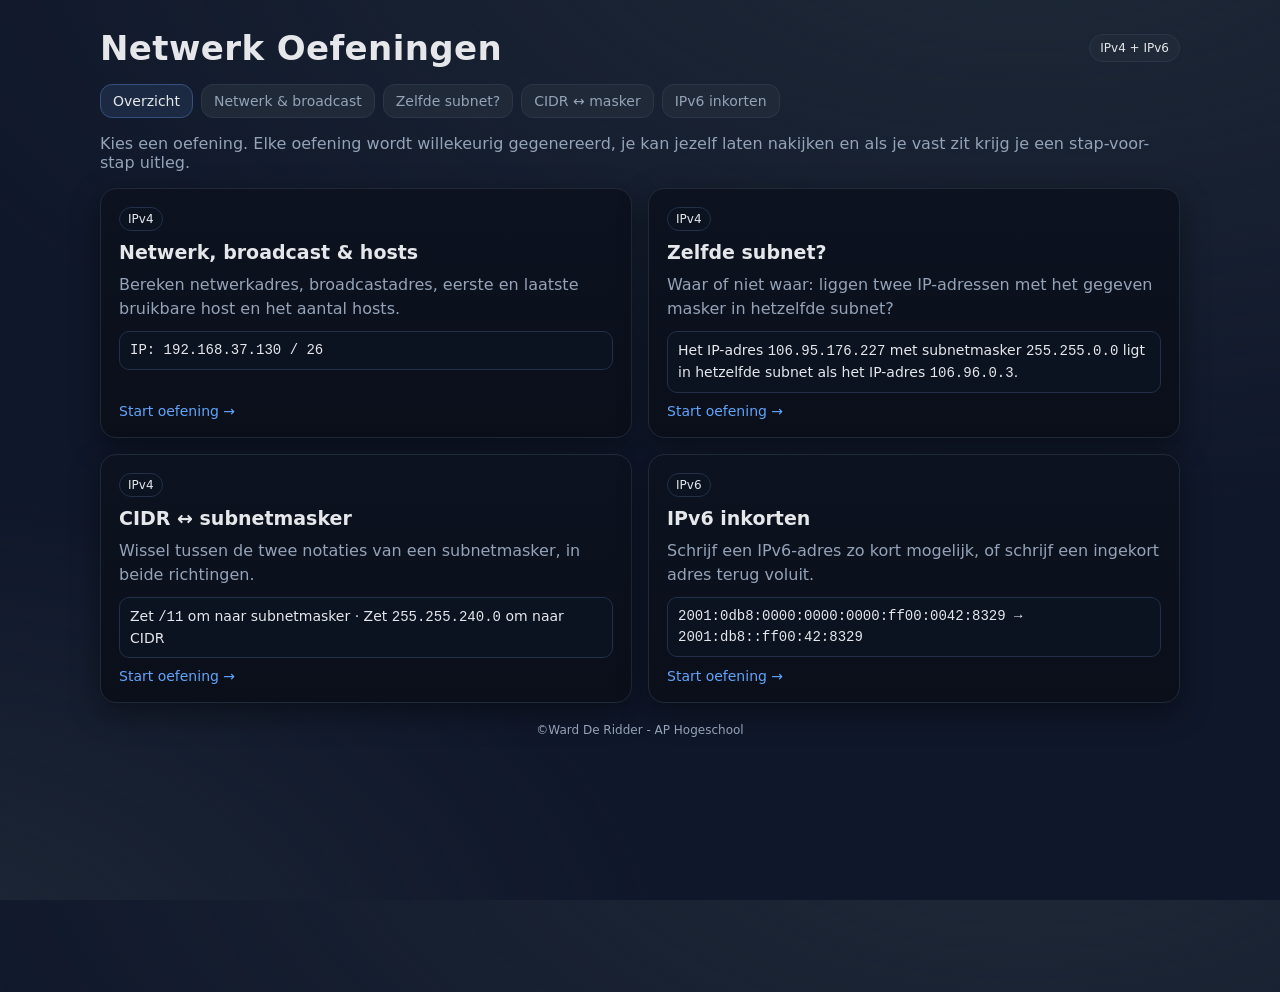
<file: index.html>
<!doctype html>
<html lang="nl">
<head>
  <meta charset="utf-8" />
  <meta name="viewport" content="width=device-width, initial-scale=1" />
  <title>Netwerk Oefeningen</title>
  <link rel="stylesheet" href="common.css" />
</head>
<body>
  <div class="wrap">
    <header>
      <h1>Netwerk Oefeningen</h1>
      <span class="tag">IPv4 + IPv6</span>
    </header>
    <nav class="tabs">
      <a href="index.html" aria-current="page">Overzicht</a>
      <a href="nwbroadcasthosts.html">Netwerk &amp; broadcast</a>
      <a href="zelfdesubnet.html">Zelfde subnet?</a>
      <a href="cidrmasker.html">CIDR ↔ masker</a>
      <a href="ipv6.html">IPv6 inkorten</a>
    </nav>

    <p class="muted" style="margin:0 0 16px">Kies een oefening. Elke oefening wordt willekeurig gegenereerd, je kan jezelf laten nakijken en als je vast zit krijg je een stap-voor-stap uitleg.</p>

    <div class="cards">
      <a class="card exercise" href="nwbroadcasthosts.html">
        <div class="row"><span class="chip">IPv4</span></div>
        <h2>Netwerk, broadcast &amp; hosts</h2>
        <p class="muted">Bereken netwerkadres, broadcastadres, eerste en laatste bruikbare host en het aantal hosts.</p>
        <div class="example mono">IP: 192.168.37.130 / 26</div>
        <span class="go">Start oefening →</span>
      </a>
      <a class="card exercise" href="zelfdesubnet.html">
        <div class="row"><span class="chip">IPv4</span></div>
        <h2>Zelfde subnet?</h2>
        <p class="muted">Waar of niet waar: liggen twee IP-adressen met het gegeven masker in hetzelfde subnet?</p>
        <div class="example">Het IP-adres <span class="mono">106.95.176.227</span> met subnetmasker <span class="mono">255.255.0.0</span> ligt in hetzelfde subnet als het IP-adres <span class="mono">106.96.0.3</span>.</div>
        <span class="go">Start oefening →</span>
      </a>
      <a class="card exercise" href="cidrmasker.html">
        <div class="row"><span class="chip">IPv4</span></div>
        <h2>CIDR ↔ subnetmasker</h2>
        <p class="muted">Wissel tussen de twee notaties van een subnetmasker, in beide richtingen.</p>
        <div class="example">Zet <span class="mono">/11</span> om naar subnetmasker · Zet <span class="mono">255.255.240.0</span> om naar CIDR</div>
        <span class="go">Start oefening →</span>
      </a>
      <a class="card exercise" href="ipv6.html">
        <div class="row"><span class="chip">IPv6</span></div>
        <h2>IPv6 inkorten</h2>
        <p class="muted">Schrijf een IPv6-adres zo kort mogelijk, of schrijf een ingekort adres terug voluit.</p>
        <div class="example mono">2001:0db8:0000:0000:0000:ff00:0042:8329 → 2001:db8::ff00:42:8329</div>
        <span class="go">Start oefening →</span>
      </a>
    </div>

    <div class="footer">©Ward De Ridder - AP Hogeschool</div>
  </div>
</body>
</html>
</file>
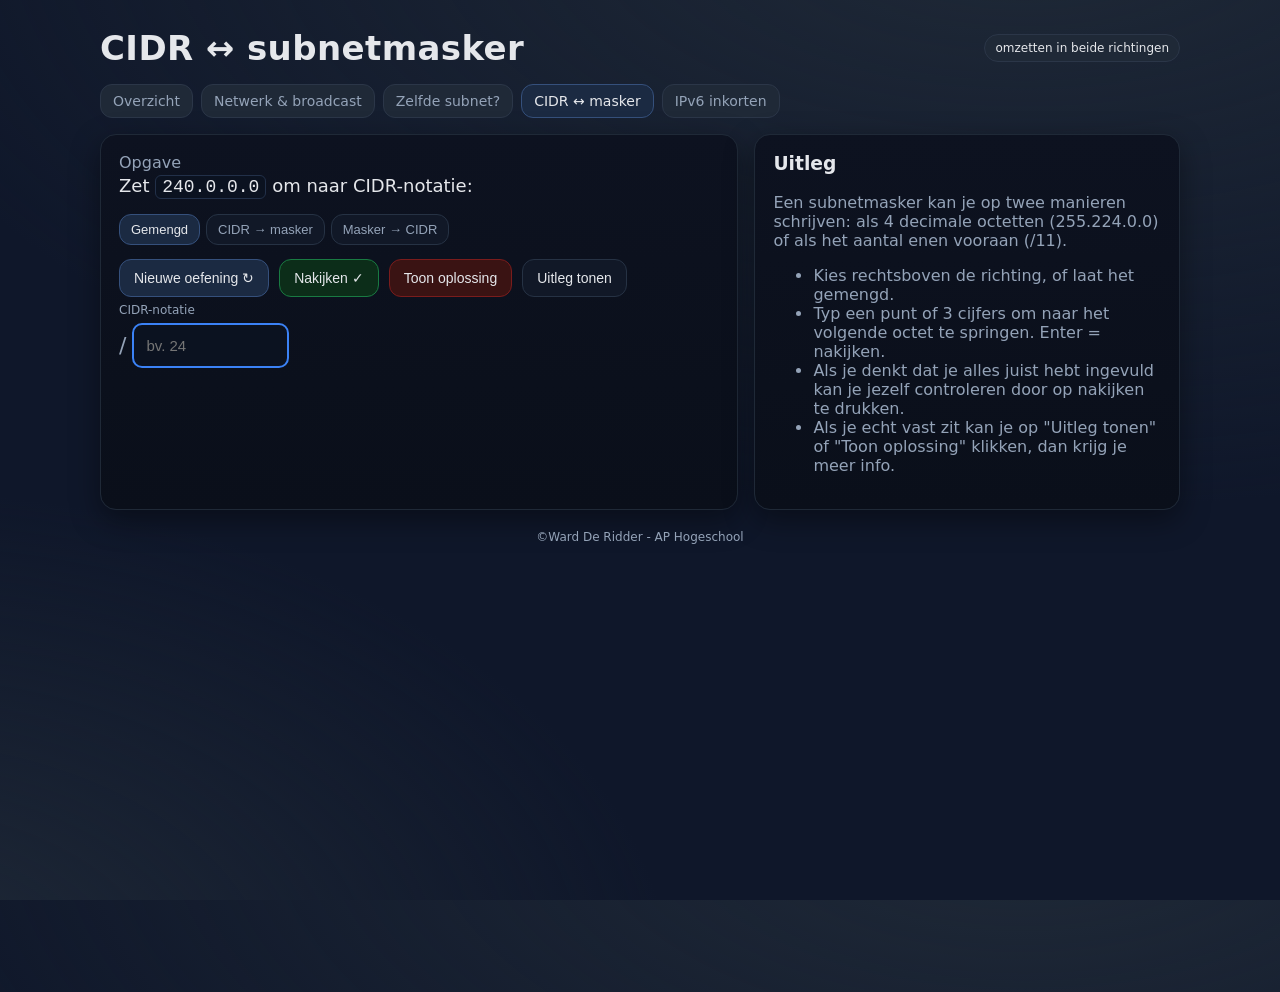
<file: cidrmasker.html>
<!doctype html>
<html lang="nl">
<head>
  <meta charset="utf-8" />
  <meta name="viewport" content="width=device-width, initial-scale=1" />
  <title>CIDR ↔ subnetmasker – Oefenpagina</title>
  <link rel="stylesheet" href="common.css" />
</head>
<body>
  <div class="wrap">
    <header>
      <h1>CIDR ↔ subnetmasker</h1>
      <span class="tag">omzetten in beide richtingen</span>
    </header>
    <nav class="tabs">
      <a href="index.html">Overzicht</a>
      <a href="nwbroadcasthosts.html">Netwerk &amp; broadcast</a>
      <a href="zelfdesubnet.html">Zelfde subnet?</a>
      <a href="cidrmasker.html" aria-current="page">CIDR ↔ masker</a>
      <a href="ipv6.html">IPv6 inkorten</a>
    </nav>
    <div class="grid">
      <section class="card">
        <div class="row" style="justify-content: space-between; align-items: start;">
          <div>
            <div class="muted">Opgave</div>
            <div class="question" id="question">—</div>
          </div>
          <div class="modes" id="modes" role="group" aria-label="Richting">
            <button data-mode="mixed" aria-pressed="true">Gemengd</button>
            <button data-mode="c2m" aria-pressed="false">CIDR → masker</button>
            <button data-mode="m2c" aria-pressed="false">Masker → CIDR</button>
          </div>
        </div>

        <div class="btns">
          <button class="primary" id="new">Nieuwe oefening ↻</button>
          <button id="check" class="good">Nakijken ✓</button>
          <button id="solution" class="bad">Toon oplossing</button>
          <button id="explain">Uitleg tonen</button>
        </div>

        <div id="ans-mask">
          <label>Subnetmasker</label>
          <div class="octets">
            <input type="text" class="oct" inputmode="numeric" autocomplete="off" aria-label="1e octet" />
            <span class="dot">.</span>
            <input type="text" class="oct" inputmode="numeric" autocomplete="off" aria-label="2e octet" />
            <span class="dot">.</span>
            <input type="text" class="oct" inputmode="numeric" autocomplete="off" aria-label="3e octet" />
            <span class="dot">.</span>
            <input type="text" class="oct" inputmode="numeric" autocomplete="off" aria-label="4e octet" />
          </div>
        </div>
        <div id="ans-cidr">
          <label for="inp-cidr">CIDR-notatie</label>
          <div class="prefixinput">
            <span class="slash">/</span>
            <input type="text" id="inp-cidr" inputmode="numeric" autocomplete="off" placeholder="bv. 24" />
          </div>
        </div>

        <div id="feedback" style="margin-top:14px; display:none;" class="result"></div>
        <details id="details" style="margin-top:14px; display:none;">
          <summary>Stap-voor-stap uitleg (binair)</summary>
          <div id="explanation" class="steps" style="margin-top:10px; font-size:14px; line-height:1.6"></div>
        </details>
      </section>

      <aside class="card">
        <h3 style="margin-top:0">Uitleg</h3>
        <p class="muted">Een subnetmasker kan je op twee manieren schrijven: als 4 decimale octetten (255.224.0.0) of als het aantal enen vooraan (/11).</p>
        <ul class="muted">
          <li>Kies rechtsboven de richting, of laat het gemengd.</li>
          <li>Typ een punt of 3 cijfers om naar het volgende octet te springen. Enter = nakijken.</li>
          <li>Als je denkt dat je alles juist hebt ingevuld kan je jezelf controleren door op nakijken te drukken.</li>
          <li>Als je echt vast zit kan je op "Uitleg tonen" of "Toon oplossing" klikken, dan krijg je meer info.</li>
        </ul>
      </aside>
    </div>

    <div class="footer">©Ward De Ridder - AP Hogeschool</div>
  </div>

<script src="common.js"></script>
<script>
const octs=[...document.querySelectorAll('.oct')];
const inpCidr=document.getElementById('inp-cidr');
let mode='mixed';
let state=null;

// ---------- Exercise generation ----------
function newExercise(){
  const prefix=randInt(1,32);
  const dir = mode==='mixed' ? pick(['c2m','m2c']) : mode;
  const maskInt=cidrToMaskInt(prefix);
  state={prefix,dir,maskInt,octets:ipIntToOctets(maskInt)};
  document.getElementById('question').innerHTML = dir==='c2m'
    ? `Zet <span class="mono">/${prefix}</span> om naar subnetmasker:`
    : `Zet <span class="mono">${maskIntToDotted(maskInt)}</span> om naar CIDR-notatie:`;
  document.getElementById('ans-mask').style.display = dir==='c2m' ? '' : 'none';
  document.getElementById('ans-cidr').style.display = dir==='m2c' ? '' : 'none';
  [...octs, inpCidr].forEach(el=>{ el.value=''; mark(el,'reset'); });
  hideFeedback();
  (dir==='c2m' ? octs[0] : inpCidr).focus();
}

function parseCidr(v){
  const m=v.trim().match(/^\/?\s*(\d{1,2})$/);
  if(!m) return null;
  const n=Number(m[1]);
  return n<=32 ? n : null;
}

function check(){
  if(state.dir==='c2m') checkMask(); else checkCidr();
}

function checkMask(){
  let okAll=true;
  const vals=octs.map(el=>el.value.trim());
  octs.forEach((el,i)=>{
    const st = vals[i]==='' ? 'empty' : (/^\d{1,3}$/.test(vals[i]) && Number(vals[i])===state.octets[i]) ? 'ok' : 'bad';
    mark(el, st); okAll = okAll && st==='ok';
  });
  if(okAll){ showFeedback(`✅ <span class="ok">Helemaal juist!</span>`); return; }

  const hints=[];
  const wrongVals=vals.filter(v=>v!=='' && !MASK_OCTETS.includes(Number(v)));
  if(wrongVals.length) hints.push(`${wrongVals.join(', ')} kan geen octet van een subnetmasker zijn. Mogelijke waarden: ${MASK_OCTETS.join(', ')}.`);
  const userMask = vals.every(v=>/^\d{1,3}$/.test(v)) ? ipToInt(vals.join('.')) : null;
  if(userMask!==null && !wrongVals.length){
    const c=maskIntToCidr(userMask);
    if(c===null) hints.push(`Dit is geen geldig masker: de enen moeten aaneensluitend vooraan staan (na een octet kleiner dan 255 volgen alleen nog nullen).`);
    else hints.push(`Jouw antwoord is het masker van <span class="mono">/${c}</span>, niet van /${state.prefix}.`);
  }
  showFeedback(`❌ <span class="no">Niet alles klopt.</span> <span class="muted">Groen = juist, oranje = leeg, rood = fout.</span>` +
    (hints.length ? `<ul class="hints muted">${hints.map(h=>`<li>${h}</li>`).join('')}</ul>` : ''));
}

function checkCidr(){
  const v=inpCidr.value.trim();
  if(v===''){ mark(inpCidr,'empty'); showFeedback(`⚠️ <span class="muted">Vul eerst een antwoord in.</span>`); return; }
  const n=parseCidr(v);
  if(n===state.prefix){ mark(inpCidr,'ok'); showFeedback(`✅ <span class="ok">Helemaal juist!</span>`); return; }
  mark(inpCidr,'bad');
  showFeedback(`❌ <span class="no">Niet juist.</span> ` + (n===null
    ? `<span class="muted">Geef een getal van 0 tot 32, bv. <span class="mono">/24</span>.</span>`
    : `<span class="muted">/${n} zou het masker <span class="mono">${maskIntToDotted(cidrToMaskInt(n))}</span> geven. Tel de enen per octet opnieuw.</span>`));
}

function showSolution(){
  if(state.dir==='c2m') octs.forEach((el,i)=>{ el.value=state.octets[i]; mark(el,'ok'); });
  else { inpCidr.value=state.prefix; mark(inpCidr,'ok'); }
  explain();
  showFeedback(`ℹ️ Oplossing ingevuld. Zie binaire uitwerking hieronder.`);
}

function explain(){
  const p=state.prefix;
  const ones=[0,1,2,3].map(i=>Math.min(8,Math.max(0,p-8*i)));
  const partial=ones.findIndex(n=>n>0 && n<8);
  let txt;
  if(state.dir==='c2m'){
    txt=`<p><b>Stap 1.</b> /${p} betekent: ${p} enen vooraan, gevolgd door ${32-p} nullen (samen 32 bits).</p>
      <p><b>Stap 2.</b> Verdeel de enen over de 4 octetten van 8 bits: ${ones.join(' + ')} = ${p}.
      Een vol octet (8 enen) = 255, een octet zonder enen = 0.</p>`;
    if(partial>=0){
      const n=ones[partial];
      const w=[128,64,32,16,8,4,2,1].slice(0,n);
      txt+=`<p><b>Stap 3.</b> Het ${partial+1}e octet heeft ${n} ${n===1?'één':'enen'}: <span class="mono">${to8bit(state.octets[partial])}</span> = ${w.join(' + ')} = <b>${state.octets[partial]}</b>.</p>`;
    }
    txt+=`<p><b>Resultaat:</b> <span class="mono answer">/${p} = ${maskIntToDotted(state.maskInt)}</span></p>`;
  } else {
    txt=`<p><b>Stap 1.</b> Zet elk octet om naar binair en tel de enen: ${state.octets.map((v,i)=>`${v} → ${ones[i]}`).join(', ')}.</p>
      <p><b>Stap 2.</b> Tel alles op: ${ones.join(' + ')} = ${p}.</p>
      <p><b>Resultaat:</b> <span class="mono answer">${maskIntToDotted(state.maskInt)} = /${p}</span></p>`;
  }

  const ref=`<div class="scroll"><table class="bits">
      <tr><th>Aantal enen</th>${MASK_OCTETS.map((v,n)=>`<th class="${ones.includes(n)?'hl':''}">${n}</th>`).join('')}</tr>
      <tr><td class="mono lbl">Waarde octet</td>${MASK_OCTETS.map((v,n)=>`<td class="mono ${ones.includes(n)?'hl':''}">${v}</td>`).join('')}</tr>
    </table></div>`;

  const hosts = p<=30
    ? `${32-p} hostbits → 2<sup>${32-p}</sup> − 2 = ${(2**(32-p)-2).toLocaleString('nl-BE')} bruikbare hosts`
    : p===31 ? `/31 heeft 2 adressen (point-to-point-link, RFC 3021)` : `/32 is één enkel adres (één host)`;

  const html=`${txt}
    <div class="scroll"><table class="bits">
      <tr><th></th><th>1e octet</th><th>2e</th><th>3e</th><th>4e</th></tr>
      ${rowBits('Masker', ipIntToBin(state.maskInt), p)}
      <tr><td class="mono">Aantal enen</td>${ones.map(n=>`<td class="mono">${n}</td>`).join('')}</tr>
      <tr><td class="mono">Decimaal</td>${state.octets.map(v=>`<td class="mono">${v}</td>`).join('')}</tr>
    </table></div>
    <p style="margin-top:12px"><b>Spiekbriefje:</b> mogelijke waarden van een maskeroctet.</p>
    ${ref}
    <p class="muted" style="margin-top:12px">Extra: ${hosts}. Wildcardmasker (bv. voor ACL's/OSPF) = <span class="mono">${intToIp(~state.maskInt>>>0)}</span>.</p>`;
  openDetails(html);
}

// ---------- invoer: van octet naar octet springen ----------
octs.forEach((el,i)=>{
  el.addEventListener('keydown',e=>{
    if(e.key==='.' || e.key===','){ e.preventDefault(); if(octs[i+1]) octs[i+1].focus(); }
    else if(e.key==='Backspace' && el.value==='' && i>0){ e.preventDefault(); octs[i-1].focus(); }
    else if(e.key==='Enter') check();
  });
  el.addEventListener('input',()=>{
    if(/[.,]/.test(el.value)){
      // volledig masker geplakt of punt via mobiel toetsenbord
      const parts=el.value.split(/[.,]/);
      parts.forEach((part,j)=>{ if(octs[i+j] && (j===0 || part!=='')) octs[i+j].value=part.replace(/\D/g,'').slice(0,3); });
      octs[Math.min(3,i+parts.length-1)].focus();
      return;
    }
    el.value=el.value.replace(/\D/g,'').slice(0,3);
    if(el.value.length===3 && octs[i+1]) octs[i+1].focus();
  });
});
inpCidr.addEventListener('keydown',e=>{ if(e.key==='Enter') check(); });

// ---------- wire up ----------
setupModes(document.getElementById('modes'), m=>{ mode=m; newExercise(); });
document.getElementById('new').addEventListener('click', newExercise);
document.getElementById('check').addEventListener('click', check);
document.getElementById('solution').addEventListener('click', showSolution);
document.getElementById('explain').addEventListener('click', explain);

// init
newExercise();
</script>
</body>
</html>
</file>
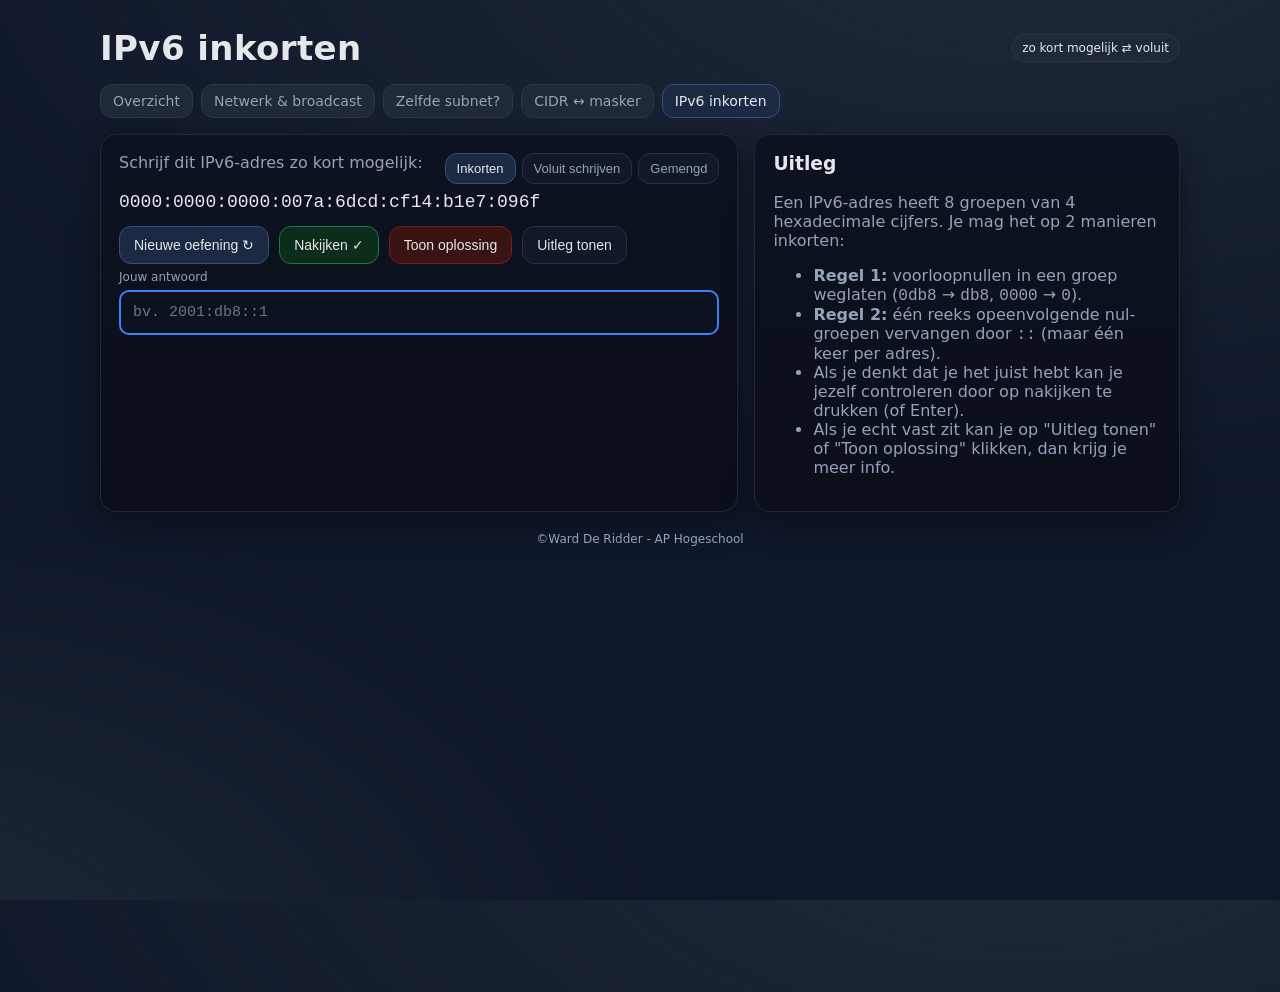
<file: ipv6.html>
<!doctype html>
<html lang="nl">
<head>
  <meta charset="utf-8" />
  <meta name="viewport" content="width=device-width, initial-scale=1" />
  <title>IPv6 inkorten – Oefenpagina</title>
  <link rel="stylesheet" href="common.css" />
</head>
<body>
  <div class="wrap">
    <header>
      <h1>IPv6 inkorten</h1>
      <span class="tag">zo kort mogelijk ⇄ voluit</span>
    </header>
    <nav class="tabs">
      <a href="index.html">Overzicht</a>
      <a href="nwbroadcasthosts.html">Netwerk &amp; broadcast</a>
      <a href="zelfdesubnet.html">Zelfde subnet?</a>
      <a href="cidrmasker.html">CIDR ↔ masker</a>
      <a href="ipv6.html" aria-current="page">IPv6 inkorten</a>
    </nav>
    <div class="grid">
      <section class="card">
        <div class="row" style="justify-content: space-between; align-items: start;">
          <div class="muted" id="instruction">Schrijf dit IPv6-adres zo kort mogelijk:</div>
          <div class="modes" id="modes" role="group" aria-label="Soort oefening">
            <button data-mode="short" aria-pressed="true">Inkorten</button>
            <button data-mode="full" aria-pressed="false">Voluit schrijven</button>
            <button data-mode="mixed" aria-pressed="false">Gemengd</button>
          </div>
        </div>
        <div class="given" id="given" style="margin-top:8px; overflow-wrap:anywhere">—</div>

        <div class="btns">
          <button class="primary" id="new">Nieuwe oefening ↻</button>
          <button id="check" class="good">Nakijken ✓</button>
          <button id="solution" class="bad">Toon oplossing</button>
          <button id="explain">Uitleg tonen</button>
        </div>

        <div>
          <label for="inp-answer">Jouw antwoord</label>
          <input type="text" id="inp-answer" class="mono" autocomplete="off" autocapitalize="off" spellcheck="false" />
        </div>

        <div id="feedback" style="margin-top:14px; display:none;" class="result"></div>
        <details id="details" style="margin-top:14px; display:none;">
          <summary>Stap-voor-stap uitleg</summary>
          <div id="explanation" class="steps" style="margin-top:10px; font-size:14px; line-height:1.6"></div>
        </details>
      </section>

      <aside class="card">
        <h3 style="margin-top:0">Uitleg</h3>
        <p class="muted">Een IPv6-adres heeft 8 groepen van 4 hexadecimale cijfers. Je mag het op 2 manieren inkorten:</p>
        <ul class="muted">
          <li><b>Regel 1:</b> voorloopnullen in een groep weglaten (<span class="mono">0db8</span> → <span class="mono">db8</span>, <span class="mono">0000</span> → <span class="mono">0</span>).</li>
          <li><b>Regel 2:</b> één reeks opeenvolgende nul-groepen vervangen door <span class="mono">::</span> (maar één keer per adres).</li>
          <li>Als je denkt dat je het juist hebt kan je jezelf controleren door op nakijken te drukken (of Enter).</li>
          <li>Als je echt vast zit kan je op "Uitleg tonen" of "Toon oplossing" klikken, dan krijg je meer info.</li>
        </ul>
      </aside>
    </div>

    <div class="footer">©Ward De Ridder - AP Hogeschool</div>
  </div>

<script src="common.js"></script>
<script>
const inp=document.getElementById('inp-answer');
let mode='short';
let state=null;

// ---------- IPv6 helpers ----------
function hex4(n){return n.toString(16).padStart(4,'0');}
function zeroRuns(groups){
  const runs=[];
  for(let i=0;i<8;){
    if(groups[i]===0){ let j=i; while(j<8 && groups[j]===0) j++; runs.push({start:i,len:j-i}); i=j; }
    else i++;
  }
  return runs;
}
// langste reeks(en) van minstens 2 nul-groepen; meer dan één bij gelijke lengte
function longestRuns(groups){
  const runs=zeroRuns(groups).filter(r=>r.len>=2);
  const max=Math.max(0,...runs.map(r=>r.len));
  return runs.filter(r=>r.len===max);
}
function compress(groups, run){
  const h=groups.map(g=>g.toString(16));
  if(!run) return h.join(':');
  return h.slice(0,run.start).join(':') + '::' + h.slice(run.start+run.len).join(':');
}
// alle even korte schrijfwijzen; de eerste is die volgens RFC 5952 (linkse reeks)
function shortestForms(groups){
  const lr=longestRuns(groups);
  return lr.length ? lr.map(r=>compress(groups,r)) : [compress(groups,null)];
}
function fullForm(groups){return groups.map(hex4).join(':');}
function sameGroups(a,b){return a.every((g,i)=>g===b[i]);}

function parseIPv6(str){
  const s=str.trim().toLowerCase();
  if(/[^0-9a-f:]/.test(s)) return {error:'Alleen hexadecimale cijfers (0–9, a–f) en dubbele punten zijn toegelaten.'};
  if(s.includes(':::')) return {error:'Drie dubbele punten na elkaar (<span class="mono">:::</span>) bestaat niet.'};
  const dbl=s.split('::').length-1;
  if(dbl>1) return {error:'Je mag <span class="mono">::</span> maar één keer gebruiken, anders weet je niet hoeveel nul-groepen er bij elke <span class="mono">::</span> horen.'};
  let parts, run=null;
  if(dbl===1){
    const [l,r]=s.split('::');
    const left=l===''?[]:l.split(':'), right=r===''?[]:r.split(':');
    const n=left.length+right.length;
    if(n>7) return {error:`Met <span class="mono">::</span> moeten er minder dan 8 groepen overblijven (jij hebt er ${n}).`};
    run={start:left.length, len:8-n};
    parts=[...left, ...Array(8-n).fill(null), ...right];
  } else {
    parts=s.split(':');
    if(parts.length!==8) return {error:`Zonder <span class="mono">::</span> heb je precies 8 groepen nodig (jij hebt er ${parts.length}).`};
  }
  for(const p of parts){
    if(p==='') return {error:'Er staat een lege groep in: een enkele <span class="mono">:</span> te veel aan het begin of einde?'};
    if(p!==null && p.length>4) return {error:`De groep <span class="mono">${p}</span> heeft meer dan 4 hex-cijfers.`};
  }
  return {groups:parts.map(p=>p===null?0:parseInt(p,16)), parts, run};
}

// ---------- Exercise generation ----------
function randGroup(){
  const r=Math.random();
  if(r<0.30) return randInt(0x1000,0xffff);
  if(r<0.55) return randInt(0x100,0xfff);
  if(r<0.73) return randInt(0x10,0xff);
  if(r<0.86) return randInt(1,0xf);
  // nullen achteraan: die mag je níet weglaten
  return pick([0x1000,0xa000,0x0100,0x0d00,0x0010,0x00a0,0xab00,0x2000,0x0c00,0x00f0]);
}
function genGroups(){
  for(;;){
    const g=Array.from({length:8},randGroup);
    const L=pick([2,2,3,3,3,4,4,5,6]);
    const s=randInt(0,8-L);
    for(let i=s;i<s+L;i++) g[i]=0;
    for(let i=0;i<8;i++) if(Math.random()<0.18) g[i]=0;
    if(g[0]!==0 && Math.random()<0.6){
      g[0]=pick([0x2001,0x2001,0x2a02,0x2a01,0x2c0f,0xfe80,0xfd00+randInt(0,255),0xff02]);
      if(g[0]===0x2001 && g[1]!==0 && Math.random()<0.6) g[1]=0x0db8;
    }
    const lr=longestRuns(g);
    if(!lr.length) continue;                          // altijd een reeks van ≥ 2 nul-groepen
    if(lr.length>1 && Math.random()<0.75) continue;   // gelijke reeksen: af en toe
    if(g.filter(x=>x!==0).length<2) continue;
    return g;
  }
}

function newExercise(){
  const dir = mode==='mixed' ? pick(['short','full']) : mode;
  const groups=genGroups();
  state={dir,groups,full:fullForm(groups),forms:shortestForms(groups)};
  document.getElementById('instruction').textContent = dir==='short'
    ? 'Schrijf dit IPv6-adres zo kort mogelijk:'
    : 'Schrijf dit IPv6-adres voluit (8 groepen van 4 hex-cijfers):';
  document.getElementById('given').textContent = dir==='short' ? state.full : state.forms[0];
  inp.placeholder = dir==='short' ? 'bv. 2001:db8::1' : 'bv. 2001:0db8:0000:0000:0000:0000:0000:0001';
  inp.value=''; mark(inp,'reset');
  hideFeedback();
  inp.focus();
}

// ---------- feedback ----------
function groupTable(rows){
  // rows: [{label, cells:[html,...], cls:[...]}]
  return `<div class="scroll"><table class="bits">
    <tr><th></th>${[1,2,3,4,5,6,7,8].map(n=>`<th>${n}</th>`).join('')}</tr>
    ${rows.map(r=>`<tr><td class="mono lbl">${r.label}</td>${r.cells.map((c,i)=>`<td class="mono ${(r.cls||[])[i]||''}">${c}</td>`).join('')}</tr>`).join('')}
  </table></div>`;
}
function compareWith(userGroups, parts){
  const cls=userGroups.map((g,i)=>g===state.groups[i]?'':'diff');
  const hints=[];
  // nullen achteraan weggelaten? (ab00 → ab)
  parts.forEach((p,i)=>{
    if(p===null || userGroups[i]===state.groups[i]) return;
    const orig=state.groups[i].toString(16), u=p.replace(/^0+(?=.)/,'');
    if(orig!==u && orig.startsWith(u) && /^0+$/.test(orig.slice(u.length)))
      hints.push(`Groep ${i+1}: <span class="mono">${hex4(state.groups[i])}</span> mag je niet inkorten tot <span class="mono">${p}</span>. Alleen de nullen <b>vooraan</b> mogen weg, niet die achteraan.`);
  });
  return `<p style="margin:8px 0 0" class="muted">Jouw antwoord voluit, vergeleken met het juiste adres (rood = verschilt):</p>` +
    groupTable([
      {label:'Jouw antwoord', cells:userGroups.map(hex4), cls},
      {label:'Juist', cells:state.groups.map(hex4)}
    ]) + (hints.length ? `<ul class="hints muted">${hints.map(h=>`<li>${h}</li>`).join('')}</ul>` : '');
}

function check(){
  const v=inp.value.trim();
  if(v===''){ mark(inp,'empty'); showFeedback(`⚠️ <span class="muted">Vul eerst een antwoord in.</span>`); return; }
  const r=parseIPv6(v);
  if(r.error){ mark(inp,'bad'); showFeedback(`❌ <span class="no">Geen geldig IPv6-adres.</span> <span class="muted">${r.error}</span>`); return; }
  if(!sameGroups(r.groups,state.groups)){
    mark(inp,'bad');
    showFeedback(`❌ <span class="no">Dat is een ander adres.</span>` + compareWith(r.groups, r.parts));
    return;
  }
  if(state.dir==='short') checkShort(v.toLowerCase(), r, v!==v.toLowerCase());
  else checkFull(r);
}

function checkShort(lc, r, upper){
  const extra=[];
  if(upper) extra.push('Tip: volgens RFC 5952 schrijf je IPv6-adressen in kleine letters.');
  if(state.forms.includes(lc)){
    if(lc!==state.forms[0]) extra.push(`Er zijn twee even lange reeksen nul-groepen, dus dit is ook zo kort mogelijk. Afspraak (RFC 5952): kies de eerste reeks → <span class="mono">${state.forms[0]}</span>.`);
    mark(inp,'ok');
    showFeedback(`✅ <span class="ok">Helemaal juist!</span>` + (extra.length ? `<ul class="hints muted">${extra.map(h=>`<li>${h}</li>`).join('')}</ul>` : ''));
    return;
  }
  const hints=[];
  const lead=r.parts.map((p,i)=>({p,i})).filter(({p})=>p!==null && p.length>1 && p[0]==='0');
  if(lead.length) hints.push(`Regel 1 – voorloopnullen weglaten: ${lead.map(({p})=>`<span class="mono">${p}</span> → <span class="mono">${p.replace(/^0+(?=.)/,'')}</span>`).join(', ')}.`);
  const best=longestRuns(state.groups)[0];
  const where=`groep ${best.start+1} t.e.m. ${best.start+best.len}`;
  if(!r.run) hints.push(`Regel 2 – vervang de langste reeks nul-groepen (${where}) door <span class="mono">::</span>.`);
  else if(r.run.len<best.len) hints.push(`Regel 2 – jouw <span class="mono">::</span> vervangt maar ${r.run.len} nul-groep${r.run.len>1?'en':''}. De langste reeks is ${best.len} groepen lang (${where}): zet <span class="mono">::</span> daar en laat al die nullen weg.`);
  if(!hints.length) hints.push('Vergelijk je antwoord met de uitleg.');
  showFeedback(`❌ <span class="no">Juist adres, maar het kan nog korter.</span>` +
    `<ul class="hints muted">${[...hints,...extra].map(h=>`<li>${h}</li>`).join('')}</ul>`);
  mark(inp,'bad');
}

function checkFull(r){
  const hints=[];
  if(r.run) hints.push(`Gebruik geen <span class="mono">::</span>: schrijf alle 8 groepen uit (ook de nul-groepen als <span class="mono">0000</span>).`);
  const short=r.parts.filter(p=>p!==null && p.length<4);
  if(short.length) hints.push(`Elke groep moet 4 hex-cijfers hebben, vul aan met voorloopnullen: ${short.map(p=>`<span class="mono">${p}</span> → <span class="mono">${p.padStart(4,'0')}</span>`).join(', ')}.`);
  if(!hints.length){ mark(inp,'ok'); showFeedback(`✅ <span class="ok">Helemaal juist!</span>`); return; }
  mark(inp,'bad');
  showFeedback(`❌ <span class="no">Juist adres, maar nog niet helemaal voluit geschreven.</span><ul class="hints muted">${hints.map(h=>`<li>${h}</li>`).join('')}</ul>`);
}

function showSolution(){
  inp.value = state.dir==='short' ? state.forms[0] : state.full;
  mark(inp,'ok');
  explain();
  showFeedback(`ℹ️ Oplossing ingevuld. Zie uitwerking hieronder.`);
}

// ---------- uitleg ----------
function stripped(g){
  // 00a0 → <s>00</s>a0 ; 0000 → <s>000</s>0
  const h=hex4(g), keep=g.toString(16).length;
  return (4-keep ? `<span class="strip">${h.slice(0,4-keep)}</span>` : '') + h.slice(4-keep);
}
function explain(){
  const g=state.groups;
  const runs=longestRuns(g), best=runs[0];
  const inRun=i=>i>=best.start && i<best.start+best.len;
  const zeroCls=g.map((x,i)=>inRun(i)?'zrun':'');
  const step2Cells=[], step2Cls=[];
  for(let i=0;i<8;i++){
    if(i===best.start){ step2Cells.push('::'); step2Cls.push('zrun'); }
    else if(inRun(i)){ step2Cells.push(''); step2Cls.push('zrun'); }
    else { step2Cells.push(g[i].toString(16)); step2Cls.push(''); }
  }
  const otherZero=zeroRuns(g).filter(r=>r.start!==best.start);
  const tie=runs.length>1;

  let html;
  if(state.dir==='short'){
    html=`
      <p><b>Regel 1 – voorloopnullen weglaten.</b> In elke groep mag je de nullen <i>vooraan</i> weglaten (doorstreept).
        Nullen achteraan blijven staan: <span class="mono">ab00</span> blijft <span class="mono">ab00</span>. Een groep <span class="mono">0000</span> wordt <span class="mono">0</span>.</p>
      <p><b>Regel 2 – <span class="mono">::</span></b> Eén reeks opeenvolgende nul-groepen mag je vervangen door <span class="mono">::</span>.
        Dat mag maar één keer, dus kies je de <b>langste</b> reeks: hier groep ${best.start+1} t.e.m. ${best.start+best.len} (${best.len} groepen, groen).
        ${tie ? `Er zijn ${runs.length} even lange reeksen: dan kies je volgens RFC 5952 de eerste.` : ''}
        ${otherZero.length ? `Andere nul-groepen schrijf je gewoon als <span class="mono">0</span>.` : ''}</p>
      ${groupTable([
        {label:'Voluit', cells:g.map(hex4), cls:zeroCls},
        {label:'Regel 1', cells:g.map(stripped), cls:zeroCls},
        {label:'Regel 2', cells:step2Cells, cls:step2Cls}
      ])}
      <p style="margin-top:12px"><b>Resultaat:</b> <span class="mono answer">${state.forms[0]}</span></p>`;
  } else {
    const given=state.forms[0];
    const [l,r]=given.split('::');
    const nl=l===''?0:l.split(':').length, nr=r===''?0:r.split(':').length;
    html=`
      <p><b>Stap 1 – :: terugzetten.</b> Links van <span class="mono">::</span> staan ${nl} groep${nl===1?'':'en'}, rechts ${nr}: samen ${nl+nr}.
        Een IPv6-adres heeft altijd 8 groepen, dus <span class="mono">::</span> staat voor 8 − ${nl+nr} = <b>${8-nl-nr}</b> nul-groepen (groen).</p>
      <p><b>Stap 2 – aanvullen tot 4 cijfers.</b> Zet voor elke groep voorloopnullen tot ze 4 hex-cijfers heeft (<span class="mono">db8</span> → <span class="mono">0db8</span>, <span class="mono">0</span> → <span class="mono">0000</span>).</p>
      ${groupTable([
        {label:'Ingekort', cells:step2Cells, cls:step2Cls},
        {label:'Stap 1', cells:g.map(x=>x.toString(16)), cls:zeroCls},
        {label:'Stap 2', cells:g.map(hex4), cls:zeroCls}
      ])}
      <p style="margin-top:12px"><b>Resultaat:</b> <span class="mono answer">${state.full}</span></p>`;
  }
  openDetails(html);
}

// ---------- wire up ----------
setupModes(document.getElementById('modes'), m=>{ mode=m; newExercise(); });
document.getElementById('new').addEventListener('click', newExercise);
document.getElementById('check').addEventListener('click', check);
document.getElementById('solution').addEventListener('click', showSolution);
document.getElementById('explain').addEventListener('click', explain);
inp.addEventListener('keydown', e=>{ if(e.key==='Enter') check(); });

// init
newExercise();
</script>
</body>
</html>
</file>
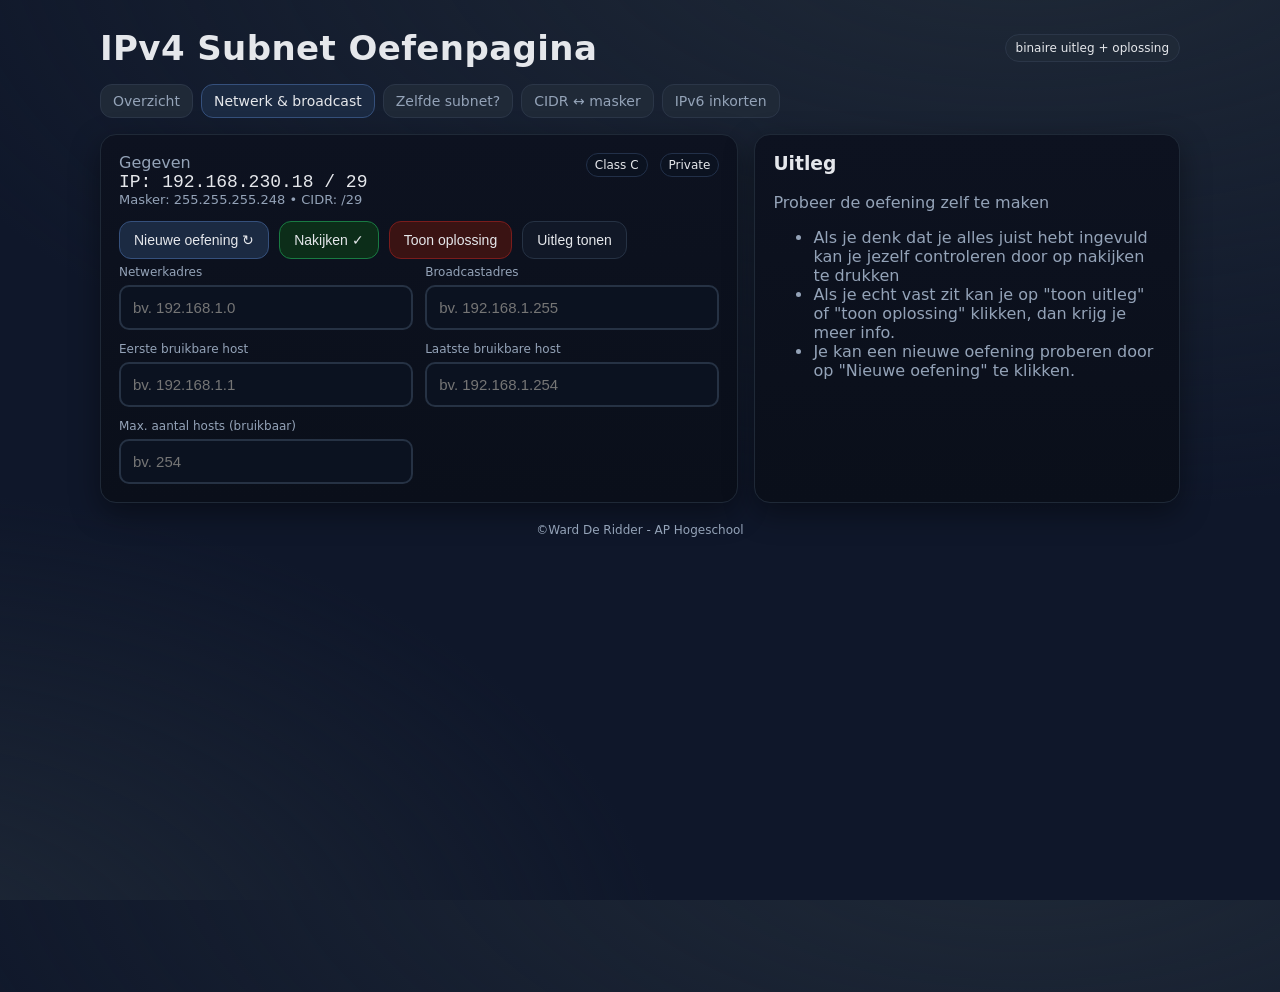
<file: nwbroadcasthosts.html>
<!doctype html>
<html lang="nl">
<head>
  <meta charset="utf-8" />
  <meta name="viewport" content="width=device-width, initial-scale=1" />
  <title>IPv4 Subnet Oefenpagina</title>
  <link rel="stylesheet" href="common.css" />
</head>
<body>
  <div class="wrap">
    <header>
      <h1>IPv4 Subnet Oefenpagina</h1>
      <span class="tag">binaire uitleg + oplossing</span>
    </header>
    <nav class="tabs">
      <a href="index.html">Overzicht</a>
      <a href="nwbroadcasthosts.html" aria-current="page">Netwerk &amp; broadcast</a>
      <a href="zelfdesubnet.html">Zelfde subnet?</a>
      <a href="cidrmasker.html">CIDR ↔ masker</a>
      <a href="ipv6.html">IPv6 inkorten</a>
    </nav>
    <div class="grid">
      <section class="card">
        <div class="row" style="justify-content: space-between; align-items: start;">
          <div>
            <div class="muted">Gegeven</div>
            <div class="given" id="given">IP: — / —</div>
            <div class="slim muted">Masker: <span id="mask-dd">—</span> • CIDR: <span id="mask-cidr">—</span></div>
          </div>
          <div class="row">
            <span class="chip" id="address-class">—</span>
            <span class="chip" id="range-type">—</span>
          </div>
        </div>

        <div class="btns">
          <button class="primary" id="new">Nieuwe oefening ↻</button>
          <button id="check" class="good">Nakijken ✓</button>
          <button id="solution" class="bad">Toon oplossing</button>
          <button id="explain">Uitleg tonen</button>
        </div>

        <div class="inputs">
          <div>
            <label>Netwerkadres</label>
            <input type="text" id="inp-network" placeholder="bv. 192.168.1.0" />
          </div>
          <div>
            <label>Broadcastadres</label>
            <input type="text" id="inp-broadcast" placeholder="bv. 192.168.1.255" />
          </div>
          <div>
            <label>Eerste bruikbare host</label>
            <input type="text" id="inp-first" placeholder="bv. 192.168.1.1" />
          </div>
          <div>
            <label>Laatste bruikbare host</label>
            <input type="text" id="inp-last" placeholder="bv. 192.168.1.254" />
          </div>
          <div>
            <label>Max. aantal hosts (bruikbaar)</label>
            <input type="number" id="inp-hosts" min="0" placeholder="bv. 254" />
          </div>
        </div>

        <div id="feedback" style="margin-top:14px; display:none;" class="result"></div>
        <details id="details" style="margin-top:14px; display:none;">
          <summary>Stap-voor-stap uitleg (binair)</summary>
          <div id="explanation" style="margin-top:10px; font-size:14px; line-height:1.6"></div>
        </details>
      </section>

      <aside class="card">
        <h3 style="margin-top:0">Uitleg</h3>
        <p class="muted">Probeer de oefening zelf te maken</p>
        <ul class="muted">
          <li>Als je denk dat je alles juist hebt ingevuld kan je jezelf controleren door op nakijken te drukken</li>
          <li>Als je echt vast zit kan je op "toon uitleg" of "toon oplossing" klikken, dan krijg je meer info.</li>
          <li>Je kan een nieuwe oefening proberen door op "Nieuwe oefening" te klikken.</li>
        </ul>
      </aside>
    </div>

    <div class="footer">©Ward De Ridder - AP Hogeschool</div>
  </div>

<script src="common.js"></script>
<script>
function classify(ipInt){
  const o1=(ipInt>>>24)&255,o2=(ipInt>>>16)&255;
  let cls=(o1<=127)?'Class A':(o1<=191)?'Class B':(o1<=223)?'Class C':(o1<=239)?'Multicast':'Reserved';
  let type='Public'; if(o1===10) type='Private'; else if(o1===172&&o2>=16&&o2<=31) type='Private'; else if(o1===192&&((ipInt>>>16)&255)===168) type='Private';
  return {cls,type};
}

// ---------- Exercise generation ----------
function randomPrivateIp(){const r=pick(['10','172','192']);if(r==='10')return[10,randInt(0,255),randInt(0,255),randInt(1,254)].join('.');if(r==='172')return[172,randInt(16,31),randInt(0,255),randInt(1,254)].join('.');return[192,168,randInt(0,255),randInt(1,254)].join('.');}

let state=null;
function newExercise(){
  const prefix=randInt(8,30);
  const ip=randomPrivateIp();
  const ipInt=ipToInt(ip);
  const maskInt=cidrToMaskInt(prefix);
  const maskDD=maskIntToDotted(maskInt);
  const {cls,type}=classify(ipInt);
  const network=ipInt & maskInt;
  const broadcast=(network | (~maskInt>>>0))>>>0;
  const usable=prefix>=31?0:Math.max(0,(2**(32-prefix))-2);
  const first=prefix>=31?null:(network+1)>>>0;
  const last=prefix>=31?null:(broadcast-1)>>>0;
  state={ip,ipInt,prefix,maskInt,maskDD,network,broadcast,usable,first,last,cls,type};
  document.getElementById('given').textContent=`IP: ${state.ip} / ${state.prefix}`;
  document.getElementById('mask-dd').textContent=state.maskDD;
  document.getElementById('mask-cidr').textContent=`/${state.prefix}`;
  document.getElementById('address-class').textContent=state.cls;
  document.getElementById('range-type').textContent=state.type;
  // reset inputs
  ['inp-network','inp-broadcast','inp-first','inp-last','inp-hosts'].forEach(id=>{const el=document.getElementById(id);el.value=''; el.style.borderColor='#263244';});
  document.getElementById('feedback').style.display='none';
  document.getElementById('details').style.display='none';
}

function check(){
  const val=(id)=>document.getElementById(id).value.trim();
  const expNet=intToIp(state.network);
  const expBrd=intToIp(state.broadcast);
  const expFirst=state.first===null? '': intToIp(state.first);
  const expLast=state.last===null? '': intToIp(state.last);
  const expHosts=String(state.usable);

  let okAll=true;
  function statusIp(user, expected){
    if(user==='') return 'empty';
    return (ipToInt(user)===ipToInt(expected))? 'ok':'bad';
  }
  function statusNum(user, expected){
    if(user==='') return 'empty';
    return (Number(user)===Number(expected))? 'ok':'bad';
  }

  const stNet = statusIp(val('inp-network'), expNet); mark(document.getElementById('inp-network'), stNet); okAll = okAll && (stNet==='ok');
  const stBrd = statusIp(val('inp-broadcast'), expBrd); mark(document.getElementById('inp-broadcast'), stBrd); okAll = okAll && (stBrd==='ok');
  const stFirst = (state.first===null)? (val('inp-first')===''?'ok':'bad') : statusIp(val('inp-first'), expFirst); mark(document.getElementById('inp-first'), stFirst); okAll = okAll && (stFirst==='ok');
  const stLast = (state.last===null)? (val('inp-last')===''?'ok':'bad') : statusIp(val('inp-last'), expLast); mark(document.getElementById('inp-last'), stLast); okAll = okAll && (stLast==='ok');
  const stHosts = statusNum(val('inp-hosts'), expHosts); mark(document.getElementById('inp-hosts'), stHosts); okAll = okAll && (stHosts==='ok');

  const fb=document.getElementById('feedback');
  fb.style.display='block';
  fb.innerHTML = okAll
    ? `✅ <span class="ok">Helemaal juist!</span>`
    : `❌ <span class="no">Niet alles klopt.</span> <span class="muted">Groen = juist, oranje = leeg, rood = fout.</span>`;
}

function showSolution(){
  document.getElementById('inp-network').value=intToIp(state.network);
  document.getElementById('inp-broadcast').value=intToIp(state.broadcast);
  document.getElementById('inp-first').value=state.first===null? '': intToIp(state.first);
  document.getElementById('inp-last').value=state.last===null? '': intToIp(state.last);
  document.getElementById('inp-hosts').value=state.usable;
  ['inp-network','inp-broadcast','inp-first','inp-last','inp-hosts'].forEach(id=>mark(document.getElementById(id),'ok'));
  explain();
  const fb=document.getElementById('feedback');
  fb.style.display='block';
  fb.innerHTML=`ℹ️ Oplossing ingevuld. Zie binaire uitwerking hieronder.`;
}

function explain(){
  const pfx=state.prefix;
  const ipBits=ipIntToBin(state.ipInt);
  const maskBits=ipIntToBin(state.maskInt);
  const netBits=ipIntToBin(state.network);
  const brdBits=ipIntToBin(state.broadcast);
  let html=`<div class="scroll"><table class="bits">
    <tr><th></th><th>1e octet</th><th>2e</th><th>3e</th><th>4e</th></tr>
    ${rowBits('IP', ipBits, pfx)}
    ${rowBits('Masker', maskBits, pfx)}
    ${rowBits('Netwerkadres', netBits, pfx)}
    ${rowBits('Broadcastadres', brdBits, pfx)}
    <tr><td class="mono">Netwerk (dec)</td><td colspan="4" class="mono">${intToIp(state.network)}</td></tr>
    <tr><td class="mono">Broadcast (dec)</td><td colspan="4" class="mono">${intToIp(state.broadcast)}</td></tr>
    ${pfx>=31? `<tr><td class="mono">Hosts bruikbaar</td><td colspan="4" class="mono">0 (/${pfx})</td></tr>`
              : `<tr><td class="mono">Eerste / laatste host</td><td colspan="4" class="mono">${intToIp(state.first)} — ${intToIp(state.last)}</td></tr>
                 <tr><td class="mono">Hosts bruikbaar</td><td colspan="4" class="mono">${state.usable} (2^{${32-pfx}} − 2)</td></tr>`}
  </table></div>`;
  document.getElementById('explanation').innerHTML=html;
  const det=document.getElementById('details'); det.style.display='block'; det.open=true;
}

// ---------- wire up ----------
document.getElementById('new').addEventListener('click', newExercise);
document.getElementById('check').addEventListener('click', check);
document.getElementById('solution').addEventListener('click', showSolution);
document.getElementById('explain').addEventListener('click', explain);

// init
newExercise();
</script>
</body>
</html>
</file>
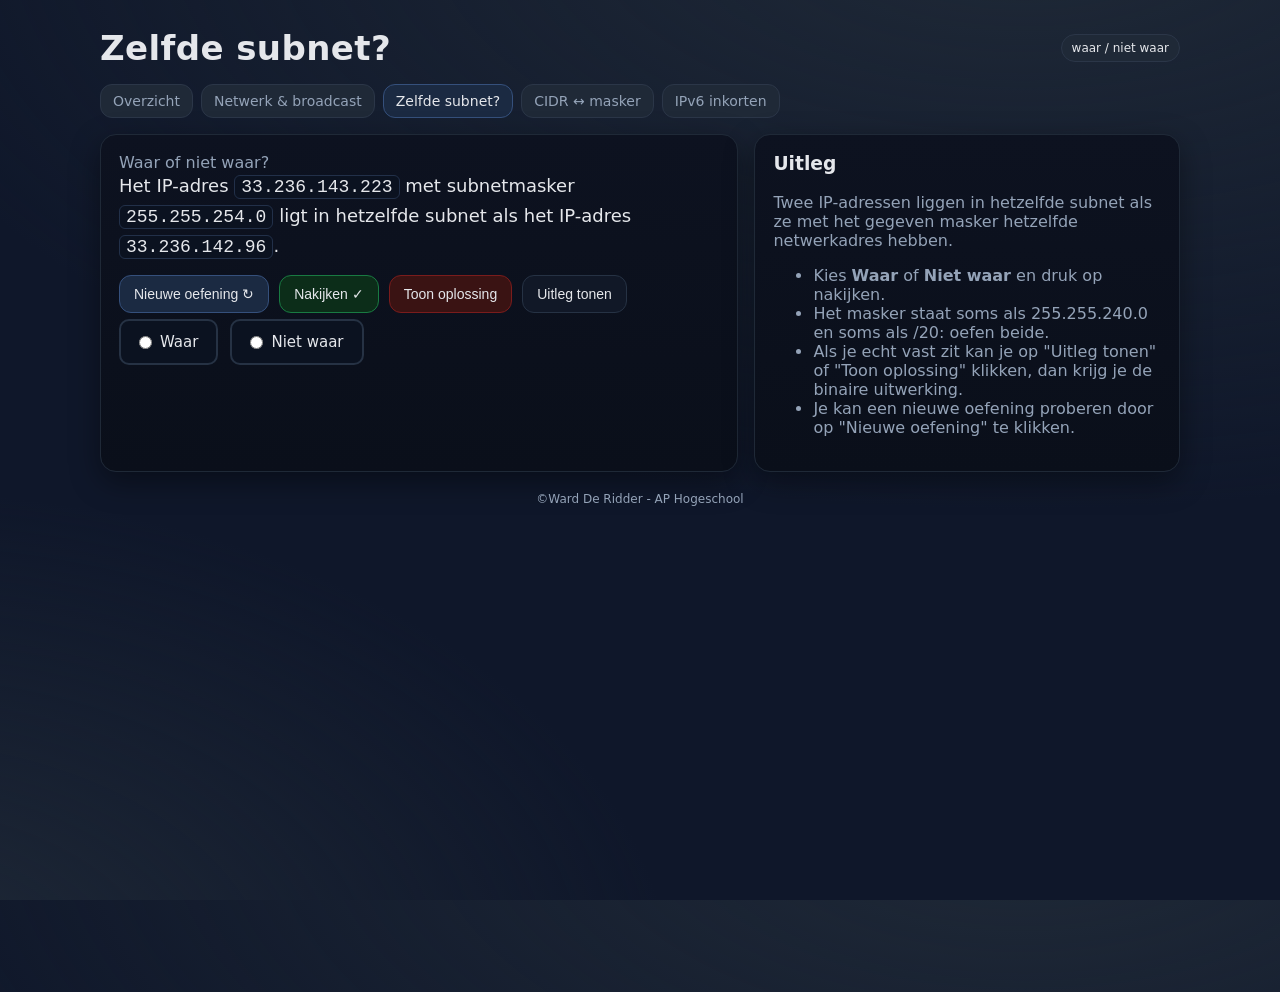
<file: zelfdesubnet.html>
<!doctype html>
<html lang="nl">
<head>
  <meta charset="utf-8" />
  <meta name="viewport" content="width=device-width, initial-scale=1" />
  <title>Zelfde subnet? – Oefenpagina</title>
  <link rel="stylesheet" href="common.css" />
</head>
<body>
  <div class="wrap">
    <header>
      <h1>Zelfde subnet?</h1>
      <span class="tag">waar / niet waar</span>
    </header>
    <nav class="tabs">
      <a href="index.html">Overzicht</a>
      <a href="nwbroadcasthosts.html">Netwerk &amp; broadcast</a>
      <a href="zelfdesubnet.html" aria-current="page">Zelfde subnet?</a>
      <a href="cidrmasker.html">CIDR ↔ masker</a>
      <a href="ipv6.html">IPv6 inkorten</a>
    </nav>
    <div class="grid">
      <section class="card">
        <div class="muted">Waar of niet waar?</div>
        <div class="question" id="question">—</div>

        <div class="btns">
          <button class="primary" id="new">Nieuwe oefening ↻</button>
          <button id="check" class="good">Nakijken ✓</button>
          <button id="solution" class="bad">Toon oplossing</button>
          <button id="explain">Uitleg tonen</button>
        </div>

        <div class="choices" role="radiogroup" aria-label="Antwoord">
          <label class="choice" id="lbl-true"><input type="radio" name="answer" value="true" /> Waar</label>
          <label class="choice" id="lbl-false"><input type="radio" name="answer" value="false" /> Niet waar</label>
        </div>

        <div id="feedback" style="margin-top:14px; display:none;" class="result"></div>
        <details id="details" style="margin-top:14px; display:none;">
          <summary>Stap-voor-stap uitleg (binair)</summary>
          <div id="explanation" class="steps" style="margin-top:10px; font-size:14px; line-height:1.6"></div>
        </details>
      </section>

      <aside class="card">
        <h3 style="margin-top:0">Uitleg</h3>
        <p class="muted">Twee IP-adressen liggen in hetzelfde subnet als ze met het gegeven masker hetzelfde netwerkadres hebben.</p>
        <ul class="muted">
          <li>Kies <b>Waar</b> of <b>Niet waar</b> en druk op nakijken.</li>
          <li>Het masker staat soms als 255.255.240.0 en soms als /20: oefen beide.</li>
          <li>Als je echt vast zit kan je op "Uitleg tonen" of "Toon oplossing" klikken, dan krijg je de binaire uitwerking.</li>
          <li>Je kan een nieuwe oefening proberen door op "Nieuwe oefening" te klikken.</li>
        </ul>
      </aside>
    </div>

    <div class="footer">©Ward De Ridder - AP Hogeschool</div>
  </div>

<script src="common.js"></script>
<script>
// ---------- Exercise generation ----------
function okFirstOctet(i){const o=(i>>>24)&255; return o>=1 && o<=223 && o!==127;}
function randomNetwork(prefix){
  // netwerkadres in 1.0.0.0 – 223.255.255.255, zonder 127.x.x.x
  let ip;
  do { ip=randInt(1,223)*2**24 + randInt(0,0xFFFFFF); } while(!okFirstOctet(ip));
  return (ip & cidrToMaskInt(prefix))>>>0;
}

let state=null;
function newExercise(){
  const prefix=randInt(8,30);
  const maskInt=cidrToMaskInt(prefix);
  const size=2**(32-prefix);
  const netA=randomNetwork(prefix);
  const a=netA+randInt(1,size-2);
  const same=Math.random()<0.5;
  let netB=netA;
  if(!same){
    // een naburig subnet: lijkt sterk op A, maar netwerkadres verschilt
    const k=Math.random()<0.7?1:randInt(2,3);
    const cands=[netA+k*size, netA-k*size].filter(n=>n>=0 && n+size<=2**32 && okFirstOctet(n) && okFirstOctet(n+size-1));
    if(!cands.length) return newExercise();
    netB=pick(cands);
  }
  let b;
  do { b=netB+randInt(1,size-2); } while(b===a);
  const dotted=Math.random()<0.7;
  state={a,b,prefix,maskInt,maskDD:maskIntToDotted(maskInt),netA,netB,
         bcA:(netA+size-1)>>>0,bcB:(netB+size-1)>>>0,same,dotted};

  document.getElementById('question').innerHTML = dotted
    ? `Het IP-adres <span class="mono">${intToIp(a)}</span> met subnetmasker <span class="mono">${state.maskDD}</span> ligt in hetzelfde subnet als het IP-adres <span class="mono">${intToIp(b)}</span>.`
    : `Het IP-adres <span class="mono">${intToIp(a)}/${prefix}</span> ligt in hetzelfde subnet als het IP-adres <span class="mono">${intToIp(b)}/${prefix}</span>.`;
  document.querySelectorAll('input[name="answer"]').forEach(r=>r.checked=false);
  resetChoices();
  hideFeedback();
}

function resetChoices(){ ['lbl-true','lbl-false'].forEach(id=>mark(document.getElementById(id),'reset')); }
function selected(){
  const r=document.querySelector('input[name="answer"]:checked');
  return r ? r.value==='true' : null;
}
function answerText(v){ return v ? 'Waar' : 'Niet waar'; }
function reason(){
  return state.same
    ? `Beide adressen hebben netwerkadres <span class="mono">${intToIp(state.netA)}</span>.`
    : `Netwerkadres van ${intToIp(state.a)} is <span class="mono">${intToIp(state.netA)}</span>, van ${intToIp(state.b)} is het <span class="mono">${intToIp(state.netB)}</span>.`;
}

function check(){
  resetChoices();
  const ans=selected();
  if(ans===null){
    showFeedback(`⚠️ <span class="muted">Kies eerst <b>Waar</b> of <b>Niet waar</b>.</span>`);
    return;
  }
  const ok=(ans===state.same);
  mark(document.getElementById(ans?'lbl-true':'lbl-false'), ok?'ok':'bad');
  showFeedback(ok
    ? `✅ <span class="ok">Juist!</span> <span class="muted">${reason()}</span>`
    : `❌ <span class="no">Niet juist.</span> <span class="muted">Bereken voor beide adressen het netwerkadres, of klik op "Uitleg tonen".</span>`);
}

function showSolution(){
  document.querySelector(`input[name="answer"][value="${state.same}"]`).checked=true;
  resetChoices();
  mark(document.getElementById(state.same?'lbl-true':'lbl-false'),'ok');
  explain();
  showFeedback(`ℹ️ Oplossing: <b>${answerText(state.same)}</b>. Zie binaire uitwerking hieronder.`);
}

function explain(){
  const {a,b,prefix:pfx,maskInt,netA,netB}=state;
  const diff=((a^b)&maskInt)>>>0;
  const oA=ipIntToOctets(a), oB=ipIntToOctets(b);

  let step2;
  if(pfx%8===0){
    const n=pfx/8;
    step2=`Het masker valt precies op een octetgrens: de eerste ${n} octet${n>1?'ten':''} vormen het netwerkdeel.
      Vergelijk die: <span class="mono">${oA.slice(0,n).join('.')}</span> en <span class="mono">${oB.slice(0,n).join('.')}</span>
      zijn ${state.same?'gelijk':'<b>verschillend</b>'}.`;
  } else {
    const k=Math.floor(pfx/8);
    const mOct=ipIntToOctets(maskInt)[k];
    const block=256-mOct;
    const sA=Math.floor(oA[k]/block)*block, sB=Math.floor(oB[k]/block)*block;
    const starts=[]; for(let s=0; s<256 && starts.length<4; s+=block) starts.push(s);
    const before = k===0 ? '' :
      ` De octetten ervóór (<span class="mono">${oA.slice(0,k).join('.')}</span> en <span class="mono">${oB.slice(0,k).join('.')}</span>) moeten ook gelijk zijn${
        oA.slice(0,k).join('.')===oB.slice(0,k).join('.') ? ' en dat zijn ze.' : ', maar dat zijn ze <b>niet</b>.'}`;
    step2=`Het ${k+1}e octet is het "interessante" octet (masker ${mOct}). Blokgrootte = 256 − ${mOct} = <b>${block}</b>,
      dus de subnetten beginnen in dat octet bij ${starts.join(', ')}${4*block<256?', …':''}.<br>
      ${intToIp(a)}: ${oA[k]} valt in het blok <b>${sA}–${sA+block-1}</b>.<br>
      ${intToIp(b)}: ${oB[k]} valt in het blok <b>${sB}–${sB+block-1}</b>.${before}`;
  }

  const html=`
    <p><b>Stap 1 – masker.</b> ${state.dotted
      ? `${state.maskDD} = <span class="mono">/${pfx}</span>: de eerste ${pfx} bits zijn het netwerkdeel.`
      : `/${pfx} = <span class="mono">${state.maskDD}</span>: de eerste ${pfx} bits zijn het netwerkdeel.`}</p>
    <p><b>Stap 2 – snelle methode (blokgrootte).</b> ${step2}</p>
    <p><b>Stap 3 – netwerkadres = IP AND masker.</b> Blauw = netwerkbits, oranje = hostbits${diff?', <span style="background:rgba(239,68,68,.45)">rood</span> = netwerkbit die verschilt':''}.</p>
    <div class="scroll"><table class="bits">
      <tr><th></th><th>1e octet</th><th>2e</th><th>3e</th><th>4e</th></tr>
      ${rowBits(intToIp(a), ipIntToBin(a), pfx, diff)}
      ${rowBits(intToIp(b), ipIntToBin(b), pfx, diff)}
      ${rowBits('Masker', ipIntToBin(maskInt), pfx)}
      ${rowBits('Netwerk A', ipIntToBin(netA), pfx, diff)}
      ${rowBits('Netwerk B', ipIntToBin(netB), pfx, diff)}
      <tr><td class="mono">Netwerk A (dec)</td><td colspan="4" class="mono">${intToIp(netA)} — broadcast ${intToIp(state.bcA)}</td></tr>
      <tr><td class="mono">Netwerk B (dec)</td><td colspan="4" class="mono">${intToIp(netB)} — broadcast ${intToIp(state.bcB)}</td></tr>
    </table></div>
    <p style="margin-top:12px"><b>Besluit.</b> Het subnet van ${intToIp(a)} loopt van ${intToIp(netA)} tot ${intToIp(state.bcA)}.
      ${intToIp(b)} ligt ${state.same?'':'<b>niet</b> '}in dat bereik → <b class="${state.same?'ok':'no'}">${answerText(state.same)}</b>.</p>`;
  openDetails(html);
}

// ---------- wire up ----------
document.getElementById('new').addEventListener('click', newExercise);
document.getElementById('check').addEventListener('click', check);
document.getElementById('solution').addEventListener('click', showSolution);
document.getElementById('explain').addEventListener('click', explain);
document.querySelectorAll('input[name="answer"]').forEach(r=>{
  r.addEventListener('change', resetChoices);
  r.addEventListener('keydown', e=>{ if(e.key==='Enter') check(); });
});

// init
newExercise();
</script>
</body>
</html>
</file>
<file: common.css>
:root {
  --bg: #0f172a; --panel: #111827ee; --ink: #e5e7eb; --muted: #94a3b8;
  --accent: #22c55e; --danger: #ef4444; --warn: #f59e0b; --card: #0b1220; --chip: #1f2937;
  --net: #1f6feb; --host: #f59e0b;
}
html,body { height:100%; }
body {
  margin: 0; font-family: system-ui, -apple-system, Segoe UI, Roboto, Ubuntu, 'Helvetica Neue', Arial, 'Noto Sans';
  background: radial-gradient(1200px 600px at 80% -10%, #1f2937, transparent),
              radial-gradient(800px 500px at -10% 110%, #1f2937, transparent), var(--bg);
  color: var(--ink); display: grid; place-items: start center; padding: 28px 16px 64px; }
.wrap { max-width: 1080px; width: 100%; }
header { display:flex; gap:16px; justify-content: space-between; align-items: center; margin-bottom: 16px; }
h1 { font-size: clamp(20px, 4vw, 34px); margin: 0; letter-spacing: .4px; }
.tag { background: var(--chip); color: var(--ink); padding: 6px 10px; border-radius: 999px; font-size: 12px; border: 1px solid #2b3648; }
.card { background: linear-gradient(180deg, #0d1220, #0a0f1a); border: 1px solid #1f2937; border-radius: 16px; padding: 18px; box-shadow: 0 10px 30px #00000066; }
.grid { display:grid; grid-template-columns: 1fr; gap: 16px; }
.grid > *, .cards > * { min-width: 0; }
@media (min-width: 980px){ .grid { grid-template-columns: 1.2fr .8fr; } }
.row { display:flex; gap: 12px; align-items: center; flex-wrap: wrap; }
.pill { background: var(--chip); border:1px solid #2b3648; padding: 8px 12px; border-radius: 12px; }
.given { font-family: ui-monospace, Menlo, Consolas, monospace; font-size: 18px; }
.muted { color: var(--muted); }
.inputs { display:grid; grid-template-columns: 1fr; gap: 12px; }
@media (min-width: 680px){ .inputs { grid-template-columns: 1fr 1fr; }}
label { font-size: 12px; color: var(--muted); display:block; margin-bottom: 6px; }
input[type="text"], input[type="number"] { width: 100%; box-sizing: border-box; background: var(--card); color: var(--ink);
  border: 2px solid #263244; border-radius: 10px; padding: 12px; font-size: 15px; outline: none; transition: border-color .16s ease; }
input:focus { border-color: #3b82f6; }
.btns { display:flex; gap: 10px; flex-wrap: wrap; margin: 14px 0 6px; }
button { background: #111827; color: var(--ink); border: 1px solid #263244; border-radius: 12px; padding: 10px 14px; font-size: 14px; cursor: pointer; }
button.primary { background: #1b2a42; border-color: #35507c; }
button.good { background: #0c2d19; border-color: #197a42; }
button.bad { background: #3a1313; border-color: #7a1c1c; }
.result { padding: 10px 12px; border-radius: 10px; border:1px solid #223049; background: #0c1324; }
.ok { color: var(--accent); } .no { color: var(--danger); } .slim { font-size: 13px; }
.mono { font-family: ui-monospace, Menlo, Consolas, monospace; }
details { border: 1px dashed #2b3648; border-radius: 12px; padding: 10px 12px; }
summary { cursor: pointer; color: var(--muted); }
.footer { margin-top: 20px; font-size: 12px; color: var(--muted); text-align: center; }
.chip { padding: 4px 8px; border-radius: 999px; background: #0b1220; border: 1px solid #223049; font-size: 12px; }

table.bits { width:100%; border-collapse: collapse; margin-top:10px; }
table.bits th, table.bits td { border:1px solid #223049; padding:6px 8px; text-align:center; }
table.bits th { background:#0b1220; color: var(--muted); font-weight:600; }
.octcell { font-family: ui-monospace, Menlo, Consolas, monospace; }
.b { display:inline-block; width: 0.75ch; text-align:center; }
.gap { display:inline-block; width: 0.4ch; }
.nbit { background-color: rgba(31,111,235,.22); }
.hbit { background-color: rgba(245,158,11,.22); }

/* ---------- navigatie (tabjes) ---------- */
nav.tabs { display:flex; gap:8px; flex-wrap:wrap; margin: 0 0 16px; }
nav.tabs a { color: var(--muted); text-decoration:none; background: var(--chip); border:1px solid #2b3648; padding:8px 12px; border-radius:12px; font-size:14px; }
nav.tabs a:hover { color: var(--ink); border-color:#35507c; }
nav.tabs a[aria-current="page"] { color: var(--ink); background:#1b2a42; border-color:#35507c; }

/* ---------- landingspagina ---------- */
.cards { display:grid; grid-template-columns: 1fr; gap: 16px; }
@media (min-width: 720px){ .cards { grid-template-columns: 1fr 1fr; } }
a.exercise { color: inherit; text-decoration: none; display:flex; flex-direction:column; gap:10px; transition: border-color .16s ease; }
a.exercise:hover { border-color:#35507c; }
a.exercise h2 { font-size: 19px; margin: 0; }
a.exercise p { margin: 0; line-height: 1.5; }
.example { background: var(--card); border:1px solid #223049; padding:8px 10px; border-radius:10px; font-size:14px; line-height:1.5; overflow-wrap:anywhere; }
.go { color:#60a5fa; margin-top:auto; font-size:14px; }

/* ---------- oefeningen ---------- */
.question { font-size: 18px; line-height: 1.6; overflow-wrap:anywhere; }
.question .mono { background: var(--card); border:1px solid #223049; padding: 1px 6px; border-radius: 6px; }

.modes { display:flex; gap:6px; flex-wrap:wrap; }
.modes button { font-size: 13px; padding: 7px 11px; color: var(--muted); }
.modes button[aria-pressed="true"] { background:#1b2a42; border-color:#35507c; color: var(--ink); }

.choices { display:flex; gap:12px; flex-wrap:wrap; }
.choice { display:flex; align-items:center; gap:8px; margin:0; background: var(--card); color: var(--ink); border:2px solid #263244;
  border-radius:10px; padding:12px 18px; font-size:15px; cursor:pointer; transition: border-color .16s ease; }
.choice:has(input:checked) { border-color:#3b82f6; }
.choice input { accent-color:#3b82f6; margin:0; }

.octets { display:flex; align-items:center; gap:6px; max-width: 420px; }
.octets input[type="text"] { flex:1; min-width:0; text-align:center; }
.octets .dot, .prefixinput .slash { font-size: 22px; color: var(--muted); }
.prefixinput { display:flex; align-items:center; gap:6px; max-width: 170px; }

.scroll { overflow-x:auto; }
.scroll .octcell { white-space: nowrap; }
table.bits td.lbl { text-align:left; white-space:nowrap; }
.dbit { background-color: rgba(239,68,68,.45); box-shadow: inset 0 -2px 0 var(--danger); }
.hl { background-color: rgba(59,130,246,.28); }
.zrun { background-color: rgba(34,197,94,.20); }
.diff { background-color: rgba(239,68,68,.30); }
.strip { color:#64748b; text-decoration: line-through; }
.steps p { margin: 0 0 12px; }
ul.hints { margin: 8px 0 0; padding-left: 20px; line-height: 1.6; }
.answer { font-size: 17px; }
</file>
